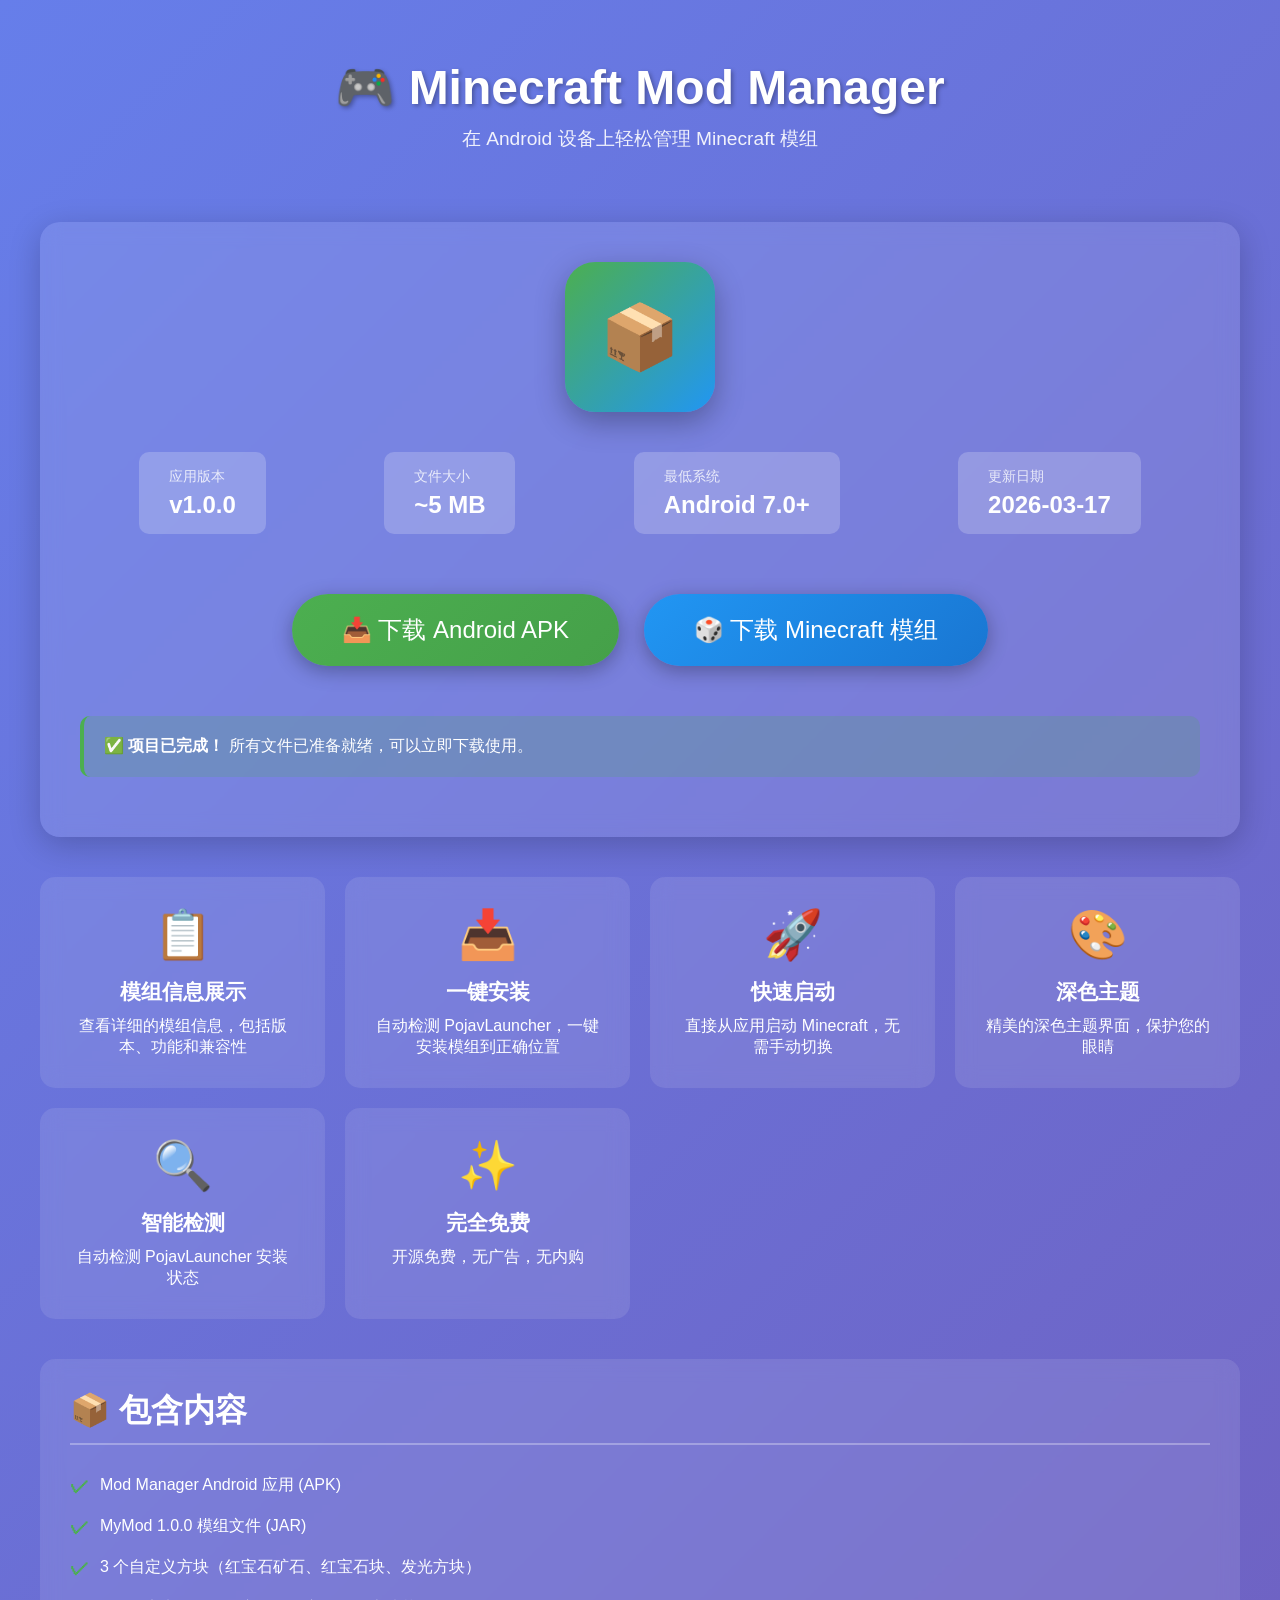
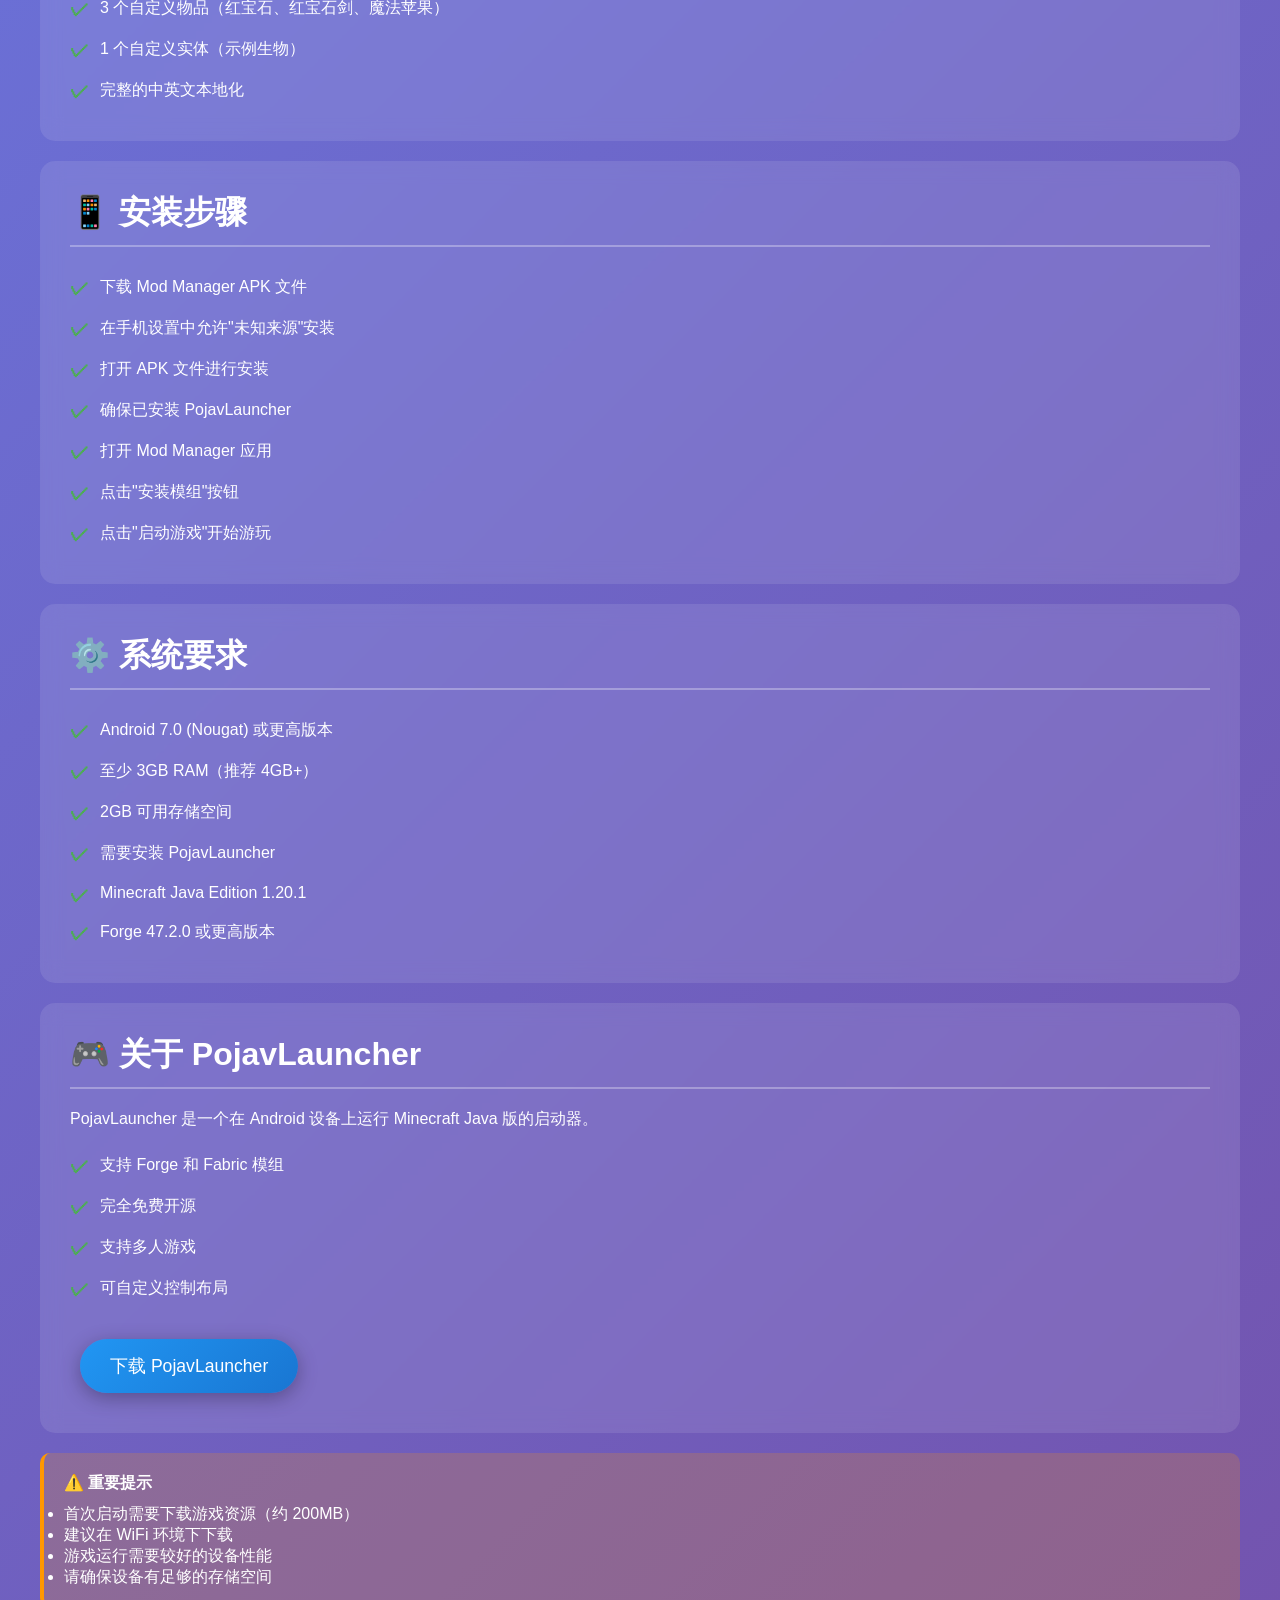
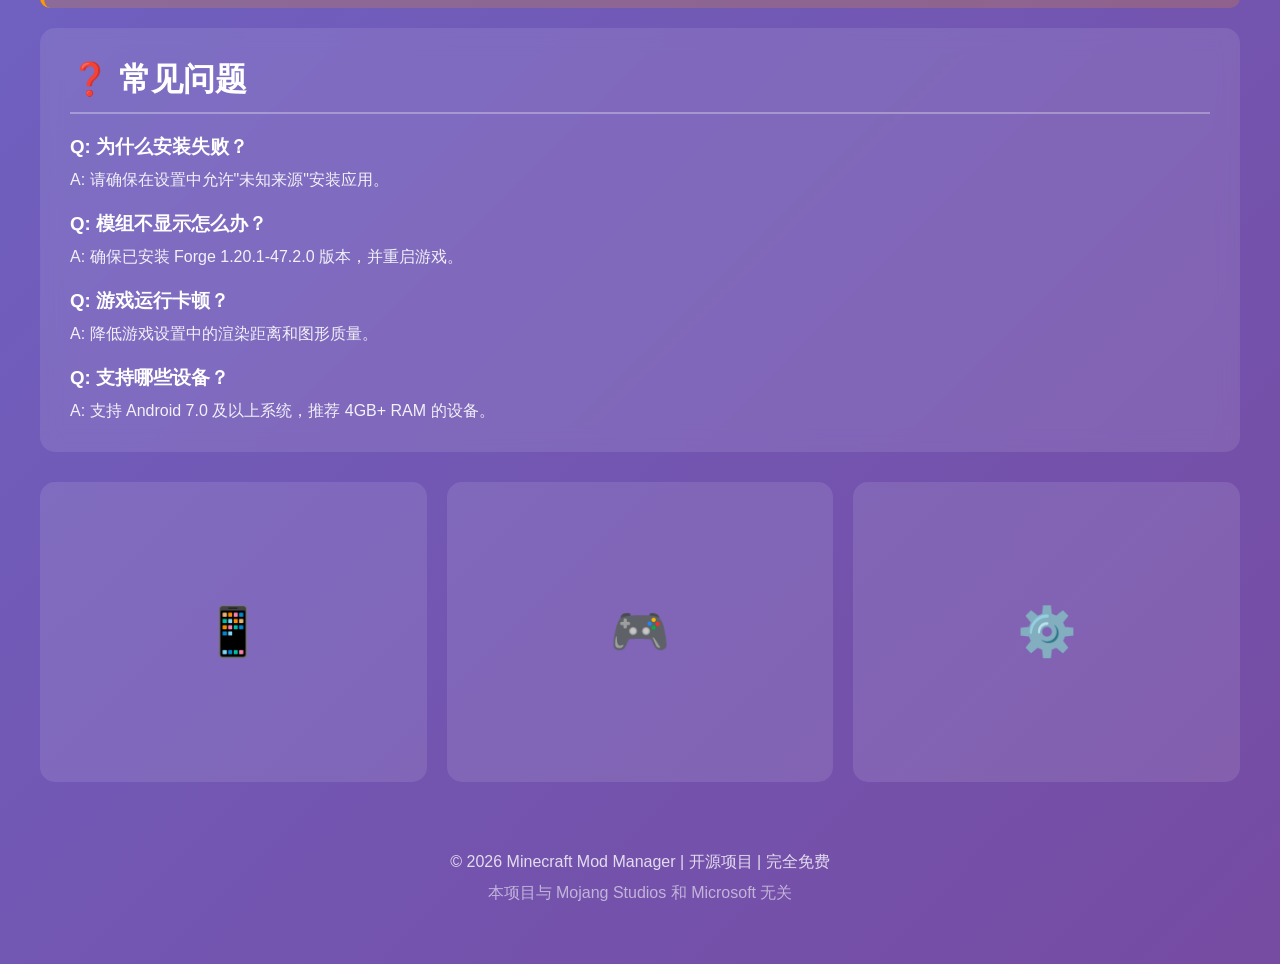
<file: src/index.html>
<!DOCTYPE html>
<html lang="zh-CN">
<head>
    <meta charset="UTF-8">
    <meta name="viewport" content="width=device-width, initial-scale=1.0">
    <meta name="description" content="Minecraft Mod Manager - 在 Android 上管理和安装 Minecraft 模组">
    <title>Minecraft Mod Manager - Android App</title>
    <style>
        * {
            margin: 0;
            padding: 0;
            box-sizing: border-box;
        }

        body {
            font-family: 'Segoe UI', Tahoma, Geneva, Verdana, sans-serif;
            background: linear-gradient(135deg, #667eea 0%, #764ba2 100%);
            color: #ffffff;
            min-height: 100vh;
            padding: 20px;
        }

        .container {
            max-width: 1200px;
            margin: 0 auto;
        }

        header {
            text-align: center;
            padding: 40px 0;
            animation: fadeInDown 1s ease;
        }

        h1 {
            font-size: 3em;
            margin-bottom: 10px;
            text-shadow: 2px 2px 4px rgba(0,0,0,0.3);
        }

        .subtitle {
            font-size: 1.2em;
            opacity: 0.9;
        }

        .hero {
            background: rgba(255, 255, 255, 0.1);
            backdrop-filter: blur(10px);
            border-radius: 20px;
            padding: 40px;
            margin: 30px 0;
            box-shadow: 0 8px 32px rgba(0,0,0,0.2);
            animation: fadeInUp 1s ease;
        }

        .app-icon {
            width: 150px;
            height: 150px;
            background: linear-gradient(135deg, #4CAF50, #2196F3);
            border-radius: 30px;
            margin: 0 auto 30px;
            display: flex;
            align-items: center;
            justify-content: center;
            font-size: 4em;
            box-shadow: 0 10px 30px rgba(0,0,0,0.3);
        }

        .download-section {
            text-align: center;
            margin: 40px 0;
        }

        .download-btn {
            display: inline-block;
            background: linear-gradient(135deg, #4CAF50, #45a049);
            color: white;
            padding: 20px 50px;
            font-size: 1.5em;
            text-decoration: none;
            border-radius: 50px;
            box-shadow: 0 5px 20px rgba(0,0,0,0.3);
            transition: all 0.3s ease;
            margin: 10px;
        }

        .download-btn:hover {
            transform: translateY(-3px);
            box-shadow: 0 8px 30px rgba(0,0,0,0.4);
        }

        .download-btn.secondary {
            background: linear-gradient(135deg, #2196F3, #1976D2);
        }

        .features {
            display: grid;
            grid-template-columns: repeat(auto-fit, minmax(280px, 1fr));
            gap: 20px;
            margin: 40px 0;
        }

        .feature-card {
            background: rgba(255, 255, 255, 0.1);
            backdrop-filter: blur(10px);
            padding: 30px;
            border-radius: 15px;
            text-align: center;
            transition: transform 0.3s ease;
        }

        .feature-card:hover {
            transform: translateY(-5px);
        }

        .feature-icon {
            font-size: 3em;
            margin-bottom: 15px;
        }

        .feature-title {
            font-size: 1.3em;
            margin-bottom: 10px;
            font-weight: bold;
        }

        .info-section {
            background: rgba(255, 255, 255, 0.1);
            backdrop-filter: blur(10px);
            border-radius: 15px;
            padding: 30px;
            margin: 20px 0;
        }

        .info-section h2 {
            font-size: 2em;
            margin-bottom: 20px;
            border-bottom: 2px solid rgba(255,255,255,0.3);
            padding-bottom: 10px;
        }

        .info-section ul {
            list-style: none;
            padding-left: 0;
        }

        .info-section li {
            padding: 10px 0;
            padding-left: 30px;
            position: relative;
        }

        .info-section li:before {
            content: "✓";
            position: absolute;
            left: 0;
            color: #4CAF50;
            font-weight: bold;
            font-size: 1.2em;
        }

        .version-info {
            display: flex;
            justify-content: space-around;
            flex-wrap: wrap;
            margin: 30px 0;
        }

        .version-badge {
            background: rgba(255, 255, 255, 0.2);
            padding: 15px 30px;
            border-radius: 10px;
            margin: 10px;
        }

        .version-label {
            font-size: 0.9em;
            opacity: 0.8;
        }

        .version-value {
            font-size: 1.5em;
            font-weight: bold;
            margin-top: 5px;
        }

        .screenshots {
            display: grid;
            grid-template-columns: repeat(auto-fit, minmax(250px, 1fr));
            gap: 20px;
            margin: 30px 0;
        }

        .screenshot {
            background: rgba(255, 255, 255, 0.1);
            border-radius: 15px;
            padding: 20px;
            text-align: center;
            min-height: 300px;
            display: flex;
            align-items: center;
            justify-content: center;
            font-size: 3em;
        }

        footer {
            text-align: center;
            padding: 40px 0;
            opacity: 0.8;
        }

        @keyframes fadeInDown {
            from {
                opacity: 0;
                transform: translateY(-30px);
            }
            to {
                opacity: 1;
                transform: translateY(0);
            }
        }

        @keyframes fadeInUp {
            from {
                opacity: 0;
                transform: translateY(30px);
            }
            to {
                opacity: 1;
                transform: translateY(0);
            }
        }

        @media (max-width: 768px) {
            h1 {
                font-size: 2em;
            }
            
            .download-btn {
                padding: 15px 30px;
                font-size: 1.2em;
            }
        }

        .warning-box {
            background: rgba(255, 152, 0, 0.2);
            border-left: 4px solid #FF9800;
            padding: 20px;
            border-radius: 10px;
            margin: 20px 0;
        }

        .success-box {
            background: rgba(76, 175, 80, 0.2);
            border-left: 4px solid #4CAF50;
            padding: 20px;
            border-radius: 10px;
            margin: 20px 0;
        }
    </style>
</head>
<body>
    <div class="container">
        <header>
            <h1>🎮 Minecraft Mod Manager</h1>
            <p class="subtitle">在 Android 设备上轻松管理 Minecraft 模组</p>
        </header>

        <div class="hero">
            <div class="app-icon">📦</div>
            
            <div class="version-info">
                <div class="version-badge">
                    <div class="version-label">应用版本</div>
                    <div class="version-value">v1.0.0</div>
                </div>
                <div class="version-badge">
                    <div class="version-label">文件大小</div>
                    <div class="version-value">~5 MB</div>
                </div>
                <div class="version-badge">
                    <div class="version-label">最低系统</div>
                    <div class="version-value">Android 7.0+</div>
                </div>
                <div class="version-badge">
                    <div class="version-label">更新日期</div>
                    <div class="version-value">2026-03-17</div>
                </div>
            </div>

            <div class="download-section">
                <a href="#" class="download-btn" onclick="downloadAPK(); return false;">
                    📥 下载 Android APK
                </a>
                <a href="#" class="download-btn secondary" onclick="downloadMod(); return false;">
                    🎲 下载 Minecraft 模组
                </a>
            </div>

            <div class="success-box">
                <strong>✅ 项目已完成！</strong> 所有文件已准备就绪，可以立即下载使用。
            </div>
        </div>

        <div class="features">
            <div class="feature-card">
                <div class="feature-icon">📋</div>
                <div class="feature-title">模组信息展示</div>
                <p>查看详细的模组信息，包括版本、功能和兼容性</p>
            </div>
            
            <div class="feature-card">
                <div class="feature-icon">📥</div>
                <div class="feature-title">一键安装</div>
                <p>自动检测 PojavLauncher，一键安装模组到正确位置</p>
            </div>
            
            <div class="feature-card">
                <div class="feature-icon">🚀</div>
                <div class="feature-title">快速启动</div>
                <p>直接从应用启动 Minecraft，无需手动切换</p>
            </div>
            
            <div class="feature-card">
                <div class="feature-icon">🎨</div>
                <div class="feature-title">深色主题</div>
                <p>精美的深色主题界面，保护您的眼睛</p>
            </div>
            
            <div class="feature-card">
                <div class="feature-icon">🔍</div>
                <div class="feature-title">智能检测</div>
                <p>自动检测 PojavLauncher 安装状态</p>
            </div>
            
            <div class="feature-card">
                <div class="feature-icon">✨</div>
                <div class="feature-title">完全免费</div>
                <p>开源免费，无广告，无内购</p>
            </div>
        </div>

        <div class="info-section">
            <h2>📦 包含内容</h2>
            <ul>
                <li>Mod Manager Android 应用 (APK)</li>
                <li>MyMod 1.0.0 模组文件 (JAR)</li>
                <li>3 个自定义方块（红宝石矿石、红宝石块、发光方块）</li>
                <li>3 个自定义物品（红宝石、红宝石剑、魔法苹果）</li>
                <li>1 个自定义实体（示例生物）</li>
                <li>完整的中英文本地化</li>
            </ul>
        </div>

        <div class="info-section">
            <h2>📱 安装步骤</h2>
            <ul>
                <li>下载 Mod Manager APK 文件</li>
                <li>在手机设置中允许"未知来源"安装</li>
                <li>打开 APK 文件进行安装</li>
                <li>确保已安装 PojavLauncher</li>
                <li>打开 Mod Manager 应用</li>
                <li>点击"安装模组"按钮</li>
                <li>点击"启动游戏"开始游玩</li>
            </ul>
        </div>

        <div class="info-section">
            <h2>⚙️ 系统要求</h2>
            <ul>
                <li>Android 7.0 (Nougat) 或更高版本</li>
                <li>至少 3GB RAM（推荐 4GB+）</li>
                <li>2GB 可用存储空间</li>
                <li>需要安装 PojavLauncher</li>
                <li>Minecraft Java Edition 1.20.1</li>
                <li>Forge 47.2.0 或更高版本</li>
            </ul>
        </div>

        <div class="info-section">
            <h2>🎮 关于 PojavLauncher</h2>
            <p style="margin-bottom: 15px;">
                PojavLauncher 是一个在 Android 设备上运行 Minecraft Java 版的启动器。
            </p>
            <ul>
                <li>支持 Forge 和 Fabric 模组</li>
                <li>完全免费开源</li>
                <li>支持多人游戏</li>
                <li>可自定义控制布局</li>
            </ul>
            <div style="margin-top: 20px;">
                <a href="https://github.com/PojavLauncherTeam/PojavLauncher/releases" 
                   class="download-btn secondary" 
                   style="padding: 15px 30px; font-size: 1.1em;">
                    下载 PojavLauncher
                </a>
            </div>
        </div>

        <div class="warning-box">
            <strong>⚠️ 重要提示</strong>
            <ul style="margin-top: 10px;">
                <li>首次启动需要下载游戏资源（约 200MB）</li>
                <li>建议在 WiFi 环境下下载</li>
                <li>游戏运行需要较好的设备性能</li>
                <li>请确保设备有足够的存储空间</li>
            </ul>
        </div>

        <div class="info-section">
            <h2>❓ 常见问题</h2>
            <div style="margin-top: 20px;">
                <h3 style="margin-bottom: 10px;">Q: 为什么安装失败？</h3>
                <p style="margin-bottom: 20px; opacity: 0.9;">
                    A: 请确保在设置中允许"未知来源"安装应用。
                </p>

                <h3 style="margin-bottom: 10px;">Q: 模组不显示怎么办？</h3>
                <p style="margin-bottom: 20px; opacity: 0.9;">
                    A: 确保已安装 Forge 1.20.1-47.2.0 版本，并重启游戏。
                </p>

                <h3 style="margin-bottom: 10px;">Q: 游戏运行卡顿？</h3>
                <p style="margin-bottom: 20px; opacity: 0.9;">
                    A: 降低游戏设置中的渲染距离和图形质量。
                </p>

                <h3 style="margin-bottom: 10px;">Q: 支持哪些设备？</h3>
                <p style="opacity: 0.9;">
                    A: 支持 Android 7.0 及以上系统，推荐 4GB+ RAM 的设备。
                </p>
            </div>
        </div>

        <div class="screenshots">
            <div class="screenshot">📱</div>
            <div class="screenshot">🎮</div>
            <div class="screenshot">⚙️</div>
        </div>

        <footer>
            <p>© 2026 Minecraft Mod Manager | 开源项目 | 完全免费</p>
            <p style="margin-top: 10px; opacity: 0.7;">
                本项目与 Mojang Studios 和 Microsoft 无关
            </p>
        </footer>
    </div>

    <script>
        function downloadAPK() {
            alert('APK 文件位置：\n\nC:\\Users\\Administrator\\Desktop\\AndroidProjects\\ModManager\\app\\build\\outputs\\apk\\debug\\app-debug.apk\n\n请先使用 Android Studio 构建 APK，或查看 Android_SDK_Setup_Guide.md 了解详情。');
        }

        function downloadMod() {
            alert('模组文件位置：\n\nC:\\Users\\Administrator\\Desktop\\MinecraftDev\\build\\libs\\mymod-1.0.0.jar\n\n文件大小：14,685 bytes\n\n请将此文件复制到手机的 PojavLauncher mods 文件夹。');
        }

        // 添加滚动动画
        window.addEventListener('scroll', function() {
            const elements = document.querySelectorAll('.feature-card, .info-section');
            elements.forEach(element => {
                const position = element.getBoundingClientRect();
                if(position.top < window.innerHeight && position.bottom >= 0) {
                    element.style.opacity = '1';
                    element.style.transform = 'translateY(0)';
                }
            });
        });

        // 初始化动画
        document.querySelectorAll('.feature-card, .info-section').forEach(element => {
            element.style.opacity = '0';
            element.style.transform = 'translateY(30px)';
            element.style.transition = 'all 0.6s ease';
        });
    </script>
</body>
</html>
</file>
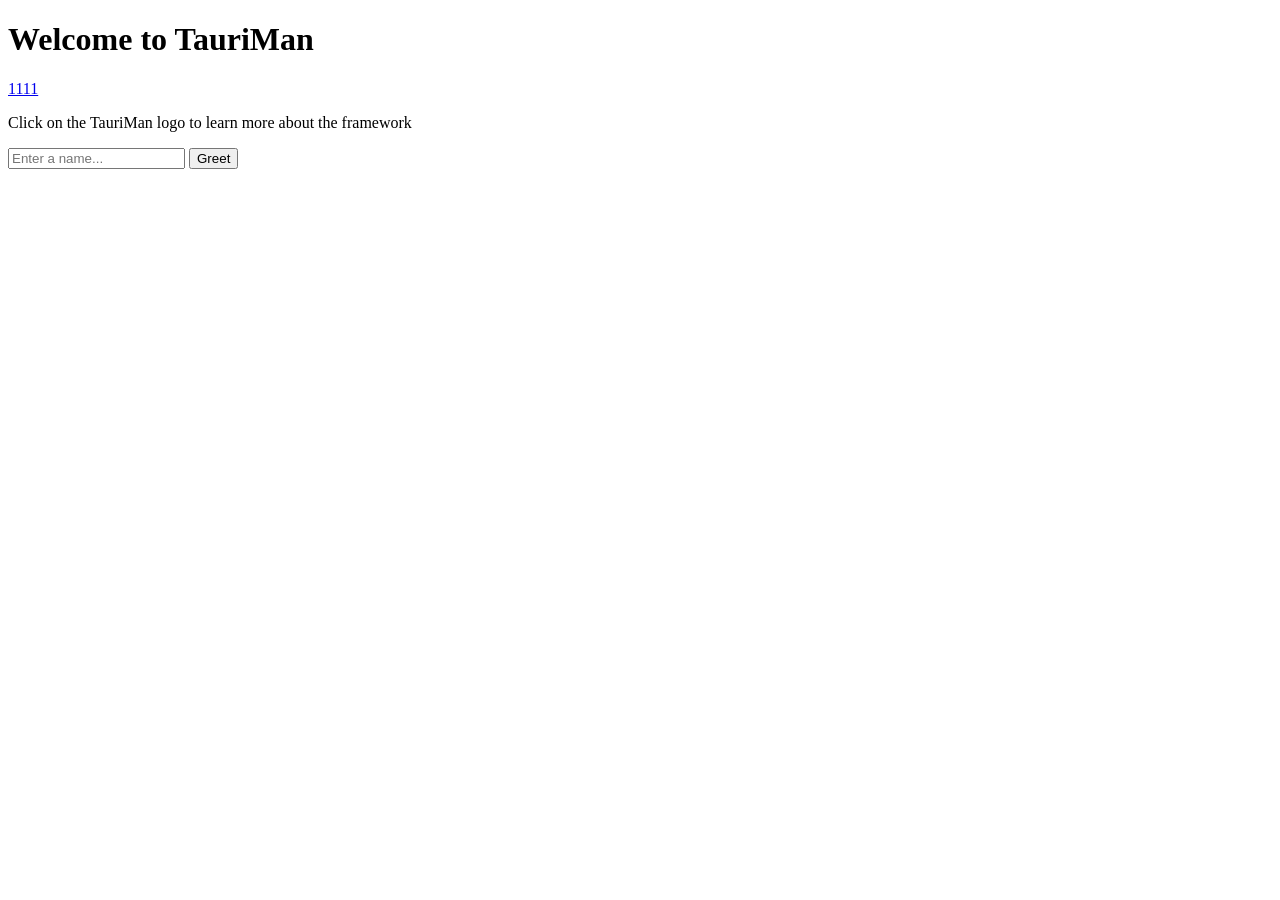
<file: scripts/config/www/index.html>
<!DOCTYPE html>
<html lang="en">
    <head>
        <meta charset="UTF-8" />
        <meta name="viewport" content="width=device-width, initial-scale=1.0" />
        <title>Document</title>
    </head>

    <body>
        <main class="container">
            <h1>Welcome to TauriMan</h1>
            <div class="row">
                <a
                    href="https://www.PakePlus.com"
                    target="_blank"
                    rel="noopener"
                >
                    1111
                </a>
            </div>
            <p>Click on the TauriMan logo to learn more about the framework</p>
            <form class="row" id="greet-form">
                <input id="greet-input" placeholder="Enter a name..." />
                <button type="submit">Greet</button>
            </form>
            <p id="greet-msg"></p>
        </main>
    </body>
</html>
</file>
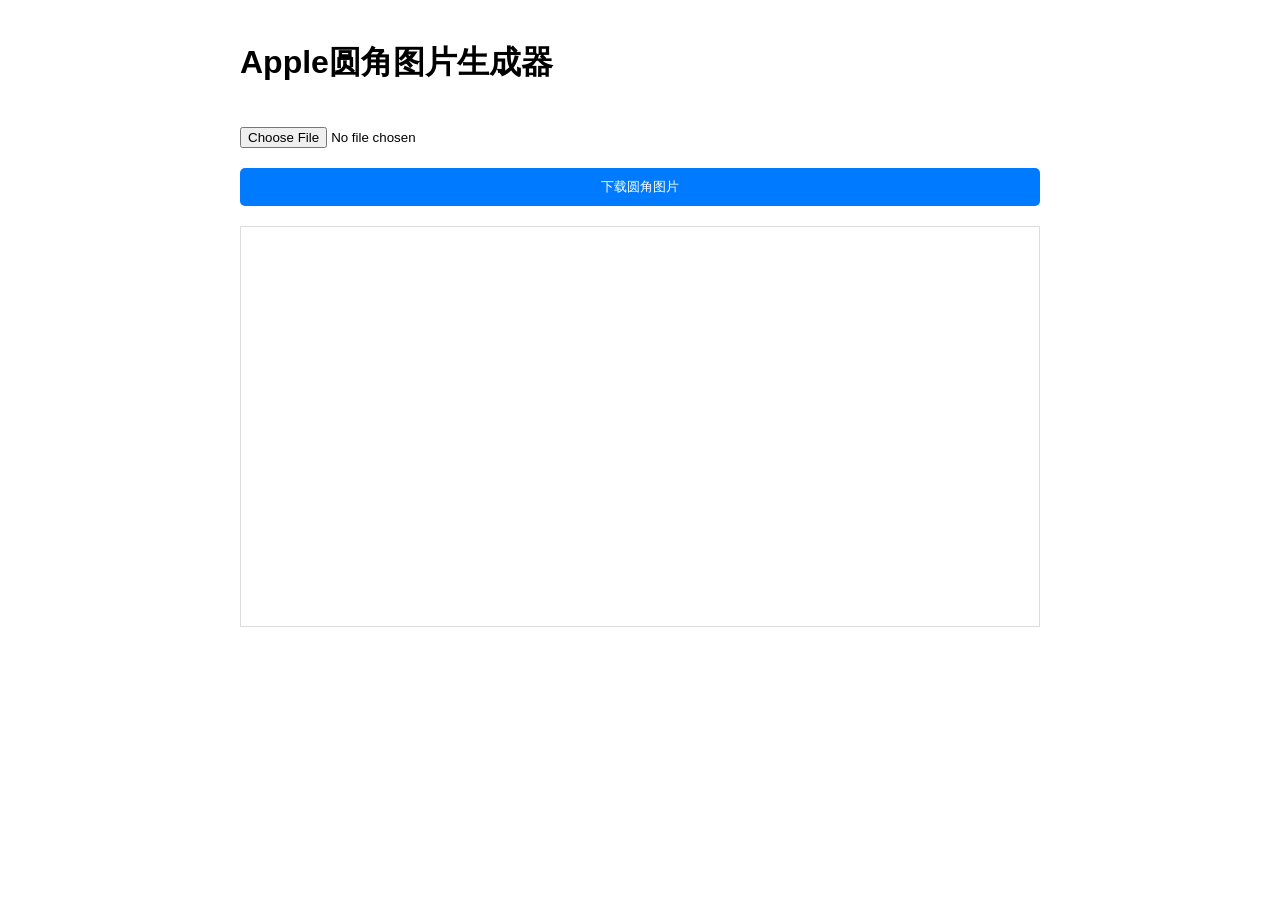
<file: scripts/appleIcon.html>
<!DOCTYPE html>
<html lang="zh-CN">
    <head>
        <title>Apple圆角图片生成器</title>
        <meta name="viewport" content="width=device-width, initial-scale=1.0" />
        <style>
            body {
                font-family: Arial, sans-serif;
                max-width: 800px;
                margin: 0 auto;
                padding: 20px;
            }
            .container {
                display: flex;
                flex-direction: column;
                gap: 20px;
            }
            canvas {
                max-width: 100%;
                border: 1px solid #ddd;
            }
            button {
                padding: 10px 15px;
                background: #007aff;
                color: white;
                border: none;
                border-radius: 5px;
                cursor: pointer;
            }
        </style>
    </head>
    <body>
        <div class="container">
            <h1>Apple圆角图片生成器</h1>
            <input
                type="file"
                id="imageInput"
                accept="image/png"
                title="apple"
            />
            <button id="downloadBtn" disabled>下载圆角图片</button>
            <canvas id="canvas"></canvas>
        </div>

        <script>
            const canvas = document.getElementById('canvas')
            const ctx = canvas.getContext('2d')
            const imageInput = document.getElementById('imageInput')
            const downloadBtn = document.getElementById('downloadBtn')

            let originalImage = null

            // 绘制超椭圆路径
            function drawSquircle(ctx, x, y, width, height, radius, n = 4) {
                const w = width / 2
                const h = height / 2

                ctx.beginPath()

                for (let i = 0; i <= 360; i++) {
                    const angle = (i * Math.PI) / 180
                    const cos = Math.cos(angle)
                    const sin = Math.sin(angle)

                    const rx =
                        Math.pow(Math.abs(cos), 2 / n) * w * Math.sign(cos) + w
                    const ry =
                        Math.pow(Math.abs(sin), 2 / n) * h * Math.sign(sin) + h

                    const px = x + rx
                    const py = y + ry

                    if (i === 0) {
                        ctx.moveTo(px, py)
                    } else {
                        ctx.lineTo(px, py)
                    }
                }

                ctx.closePath()
            }

            // 处理图片上传
            imageInput.addEventListener('change', function (e) {
                const file = e.target.files[0]
                if (!file) return

                const reader = new FileReader()
                reader.onload = function (event) {
                    originalImage = new Image()
                    originalImage.onload = function () {
                        // 设置canvas尺寸
                        canvas.width = originalImage.width
                        canvas.height = originalImage.height

                        // 计算圆角半径（取短边的10%作为半径）
                        const radius =
                            Math.min(
                                originalImage.width,
                                originalImage.height
                            ) * 0.1

                        // 绘制超椭圆蒙版
                        ctx.clearRect(0, 0, canvas.width, canvas.height)
                        drawSquircle(
                            ctx,
                            0,
                            0,
                            canvas.width,
                            canvas.height,
                            radius,
                            4
                        )
                        ctx.clip()

                        // 绘制原始图片
                        ctx.drawImage(originalImage, 0, 0)

                        downloadBtn.disabled = false
                    }
                    originalImage.src = event.target.result
                }
                reader.readAsDataURL(file)
            })

            // 下载处理后的图片
            downloadBtn.addEventListener('click', function () {
                if (!originalImage) return

                const link = document.createElement('a')
                link.download = 'apple-rounded-' + imageInput.files[0].name
                link.href = canvas.toDataURL('image/png')
                link.click()
            })
        </script>
    </body>
</html>
</file>
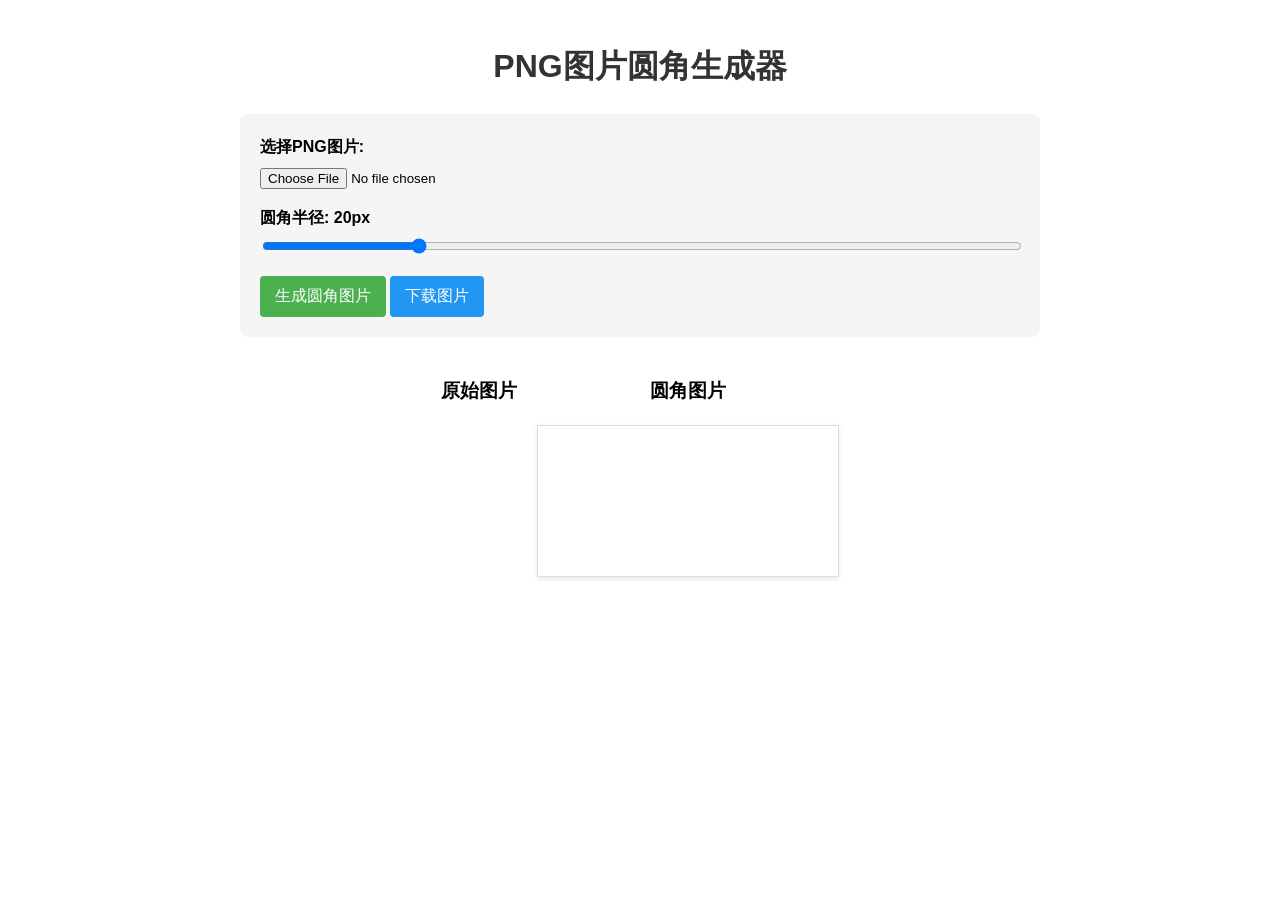
<file: scripts/roundIcon.html>
<!DOCTYPE html>
<html lang="zh-CN">
    <head>
        <meta charset="UTF-8" />
        <meta name="viewport" content="width=device-width, initial-scale=1.0" />
        <title>PNG图片圆角生成器</title>
        <style>
            body {
                font-family: Arial, sans-serif;
                max-width: 800px;
                margin: 0 auto;
                padding: 20px;
                line-height: 1.6;
            }
            .container {
                display: flex;
                flex-direction: column;
                gap: 20px;
            }
            .controls {
                display: flex;
                flex-direction: column;
                gap: 15px;
                padding: 20px;
                background: #f5f5f5;
                border-radius: 8px;
            }
            .preview-container {
                display: flex;
                justify-content: center;
                gap: 20px;
                flex-wrap: wrap;
            }
            .preview-box {
                display: flex;
                flex-direction: column;
                align-items: center;
            }
            canvas {
                max-width: 100%;
                border: 1px solid #ddd;
                box-shadow: 0 2px 5px rgba(0, 0, 0, 0.1);
            }
            h1 {
                color: #333;
                text-align: center;
            }
            label {
                display: block;
                margin-bottom: 5px;
                font-weight: bold;
            }
            input[type='range'] {
                width: 100%;
            }
            .radius-value {
                text-align: center;
                font-size: 14px;
                color: #666;
            }
            button {
                padding: 10px 15px;
                background: #4caf50;
                color: white;
                border: none;
                border-radius: 4px;
                cursor: pointer;
                font-size: 16px;
            }
            button:hover {
                background: #45a049;
            }
            .download-btn {
                background: #2196f3;
            }
            .download-btn:hover {
                background: #0b7dda;
            }
        </style>
    </head>
    <body>
        <h1>PNG图片圆角生成器</h1>

        <div class="container">
            <div class="controls">
                <div>
                    <label for="image-upload">选择PNG图片:</label>
                    <input type="file" id="image-upload" accept="image/png" />
                </div>

                <div>
                    <label for="radius-slider"
                        >圆角半径: <span id="radius-value">20</span>px</label
                    >
                    <input
                        type="range"
                        id="radius-slider"
                        min="0"
                        max="100"
                        value="20"
                    />
                </div>

                <div>
                    <button id="process-btn">生成圆角图片</button>
                    <button id="download-btn" class="download-btn" disabled>
                        下载图片
                    </button>
                </div>
            </div>

            <div class="preview-container">
                <div class="preview-box">
                    <h3>原始图片</h3>
                    <img id="original-preview" style="display: none" />
                </div>

                <div class="preview-box">
                    <h3>圆角图片</h3>
                    <canvas id="rounded-preview"></canvas>
                </div>
            </div>
        </div>

        <script>
            document.addEventListener('DOMContentLoaded', function () {
                const imageUpload = document.getElementById('image-upload')
                const radiusSlider = document.getElementById('radius-slider')
                const radiusValue = document.getElementById('radius-value')
                const processBtn = document.getElementById('process-btn')
                const downloadBtn = document.getElementById('download-btn')
                const originalPreview =
                    document.getElementById('original-preview')
                const roundedPreview =
                    document.getElementById('rounded-preview')
                const canvas = roundedPreview
                const ctx = canvas.getContext('2d')

                let currentImage = null
                let processedImageUrl = null

                // 更新圆角半径显示
                radiusSlider.addEventListener('input', function () {
                    radiusValue.textContent = this.value
                })

                // 图片上传处理
                imageUpload.addEventListener('change', function (e) {
                    if (e.target.files && e.target.files[0]) {
                        const reader = new FileReader()

                        reader.onload = function (event) {
                            originalPreview.src = event.target.result
                            originalPreview.style.display = 'block'
                            currentImage = new Image()
                            currentImage.src = event.target.result

                            currentImage.onload = function () {
                                // 重置下载按钮
                                downloadBtn.disabled = true
                                processedImageUrl = null
                            }
                        }

                        reader.readAsDataURL(e.target.files[0])
                    }
                })

                // 处理图片生成圆角
                processBtn.addEventListener('click', function () {
                    if (!currentImage) {
                        alert('请先上传图片')
                        return
                    }

                    const radius = parseInt(radiusSlider.value)
                    applyRoundedCorners(currentImage, radius)
                    downloadBtn.disabled = false
                })

                // 下载处理后的图片
                downloadBtn.addEventListener('click', function () {
                    if (processedImageUrl) {
                        const a = document.createElement('a')
                        a.href = processedImageUrl
                        a.download = 'rounded-image.png'
                        document.body.appendChild(a)
                        a.click()
                        document.body.removeChild(a)
                    }
                })

                // 应用圆角效果
                function applyRoundedCorners(image, radius) {
                    // 设置canvas尺寸与图片相同
                    canvas.width = image.naturalWidth
                    canvas.height = image.naturalHeight

                    // 清除画布
                    ctx.clearRect(0, 0, canvas.width, canvas.height)

                    // 绘制圆角矩形路径
                    ctx.beginPath()
                    roundRect(ctx, 0, 0, canvas.width, canvas.height, radius)
                    ctx.closePath()

                    // 剪切路径
                    ctx.clip()

                    // 绘制图片
                    ctx.drawImage(image, 0, 0, canvas.width, canvas.height)

                    // 保存处理后的图片URL
                    processedImageUrl = canvas.toDataURL('image/png')
                }

                // 绘制圆角矩形路径的函数
                function roundRect(ctx, x, y, width, height, radius) {
                    ctx.moveTo(x + radius, y)
                    ctx.lineTo(x + width - radius, y)
                    ctx.quadraticCurveTo(x + width, y, x + width, y + radius)
                    ctx.lineTo(x + width, y + height - radius)
                    ctx.quadraticCurveTo(
                        x + width,
                        y + height,
                        x + width - radius,
                        y + height
                    )
                    ctx.lineTo(x + radius, y + height)
                    ctx.quadraticCurveTo(x, y + height, x, y + height - radius)
                    ctx.lineTo(x, y + radius)
                    ctx.quadraticCurveTo(x, y, x + radius, y)
                }
            })
        </script>
    </body>
</html>
</file>
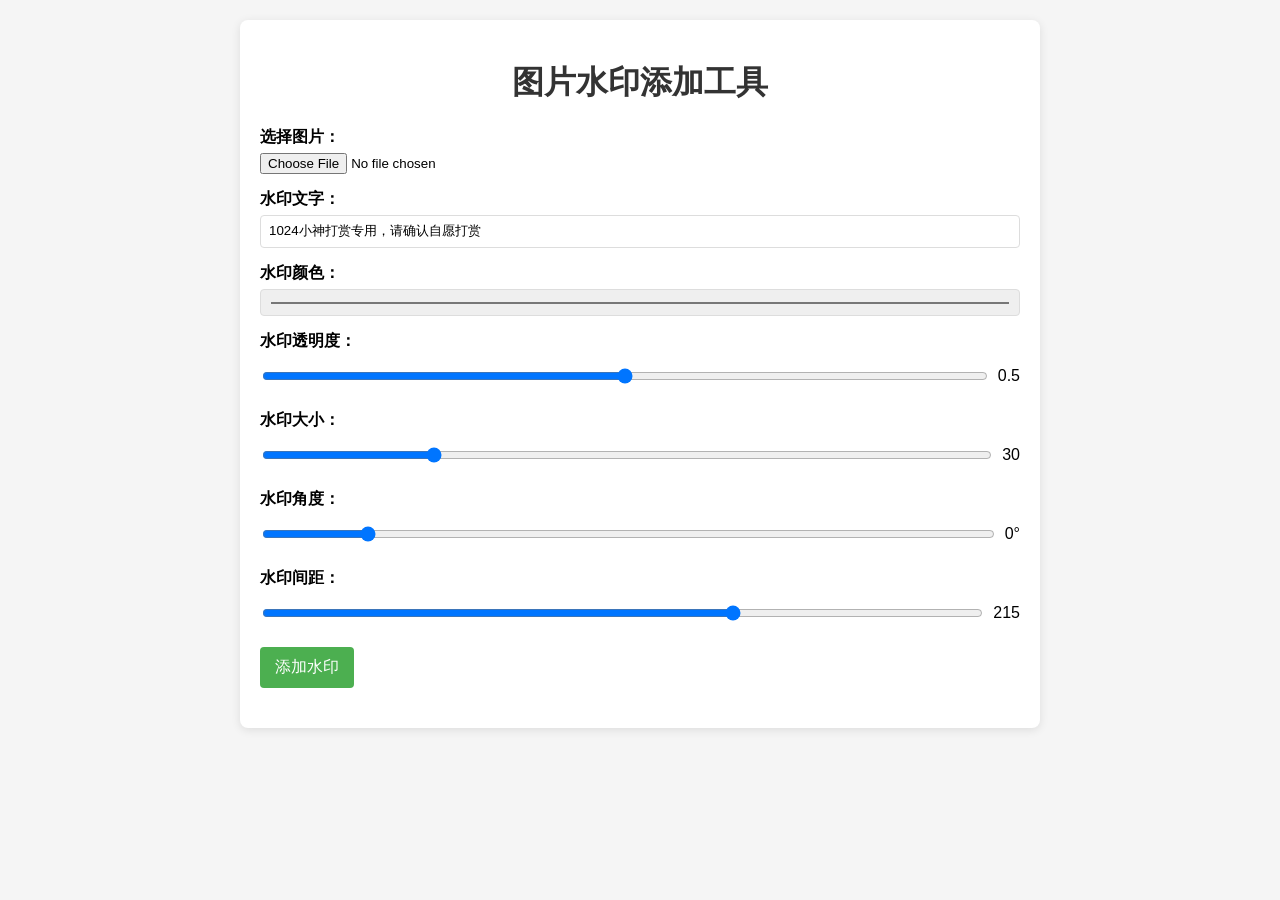
<file: scripts/water.html>
<!DOCTYPE html>
<html lang="zh-CN">
    <head>
        <meta charset="UTF-8" />
        <meta name="viewport" content="width=device-width, initial-scale=1.0" />
        <title>图片水印添加工具</title>
        <style>
            body {
                font-family: Arial, sans-serif;
                max-width: 800px;
                margin: 0 auto;
                padding: 20px;
                background-color: #f5f5f5;
            }
            h1 {
                text-align: center;
                color: #333;
            }
            .container {
                background-color: white;
                padding: 20px;
                border-radius: 8px;
                box-shadow: 0 2px 10px rgba(0, 0, 0, 0.1);
            }
            .control-group {
                margin-bottom: 15px;
            }
            label {
                display: block;
                margin-bottom: 5px;
                font-weight: bold;
            }
            input[type='text'],
            input[type='color'],
            input[type='range'] {
                width: 100%;
                padding: 8px;
                border: 1px solid #ddd;
                border-radius: 4px;
                box-sizing: border-box;
            }
            button {
                background-color: #4caf50;
                color: white;
                border: none;
                padding: 10px 15px;
                border-radius: 4px;
                cursor: pointer;
                font-size: 16px;
                margin-right: 10px;
            }
            button:hover {
                background-color: #45a049;
            }
            canvas {
                max-width: 100%;
                display: block;
                margin: 20px auto;
                border: 1px solid #ddd;
            }
            .preview-container {
                text-align: center;
                margin-top: 20px;
            }
            .hidden {
                display: none;
            }
            .slider-container {
                display: flex;
                align-items: center;
            }
            .slider-container input[type='range'] {
                flex-grow: 1;
                margin-right: 10px;
            }
        </style>
    </head>
    <body>
        <div class="container">
            <h1>图片水印添加工具</h1>

            <div class="control-group">
                <label for="imageUpload">选择图片：</label>
                <input type="file" id="imageUpload" accept="image/*" />
            </div>

            <div class="control-group">
                <label for="watermarkText">水印文字：</label>
                <input
                    type="text"
                    id="watermarkText"
                    placeholder="输入水印文字"
                    value="1024小神打赏专用，请确认自愿打赏"
                />
            </div>

            <div class="control-group">
                <label for="watermarkColor">水印颜色：</label>
                <input type="color" id="watermarkColor" value="#000000" />
            </div>

            <div class="control-group">
                <label for="watermarkOpacity">水印透明度：</label>
                <div class="slider-container">
                    <input
                        type="range"
                        id="watermarkOpacity"
                        min="0"
                        max="1"
                        step="0.1"
                        value="0.5"
                    />
                    <span id="opacityValue">0.5</span>
                </div>
            </div>

            <div class="control-group">
                <label for="watermarkSize">水印大小：</label>
                <div class="slider-container">
                    <input
                        type="range"
                        id="watermarkSize"
                        min="10"
                        max="100"
                        value="30"
                    />
                    <span id="sizeValue">30</span>
                </div>
            </div>

            <div class="control-group">
                <label for="watermarkAngle">水印角度：</label>
                <div class="slider-container">
                    <input
                        type="range"
                        id="watermarkAngle"
                        min="0"
                        max="360"
                        value="46"
                    />
                    <span id="angleValue">0°</span>
                </div>
            </div>

            <div class="control-group">
                <label for="watermarkSpacing">水印间距：</label>
                <div class="slider-container">
                    <input
                        type="range"
                        id="watermarkSpacing"
                        min="50"
                        max="300"
                        value="215"
                    />
                    <span id="spacingValue">215</span>
                </div>
            </div>

            <button id="addWatermarkBtn">添加水印</button>
            <button id="downloadBtn" class="hidden">下载图片</button>

            <div class="preview-container">
                <canvas id="canvas" class="hidden"></canvas>
            </div>
        </div>

        <script>
            // 获取DOM元素
            const imageUpload = document.getElementById('imageUpload')
            const watermarkText = document.getElementById('watermarkText')
            const watermarkColor = document.getElementById('watermarkColor')
            const watermarkOpacity = document.getElementById('watermarkOpacity')
            const opacityValue = document.getElementById('opacityValue')
            const watermarkSize = document.getElementById('watermarkSize')
            const sizeValue = document.getElementById('sizeValue')
            const watermarkAngle = document.getElementById('watermarkAngle')
            const angleValue = document.getElementById('angleValue')
            const watermarkSpacing = document.getElementById('watermarkSpacing')
            const spacingValue = document.getElementById('spacingValue')
            const addWatermarkBtn = document.getElementById('addWatermarkBtn')
            const downloadBtn = document.getElementById('downloadBtn')
            const canvas = document.getElementById('canvas')
            const ctx = canvas.getContext('2d')

            // 更新滑块值显示
            watermarkOpacity.addEventListener('input', () => {
                opacityValue.textContent = watermarkOpacity.value
            })

            watermarkSize.addEventListener('input', () => {
                sizeValue.textContent = watermarkSize.value
            })

            watermarkAngle.addEventListener('input', () => {
                angleValue.textContent = watermarkAngle.value + '°'
            })

            watermarkSpacing.addEventListener('input', () => {
                spacingValue.textContent = watermarkSpacing.value
            })

            // 图片上传处理
            imageUpload.addEventListener('change', function (e) {
                const file = e.target.files[0]
                if (!file) return

                const reader = new FileReader()
                reader.onload = function (event) {
                    const img = new Image()
                    img.onload = function () {
                        // 设置画布大小为图片大小
                        canvas.width = img.width
                        canvas.height = img.height

                        // 绘制原始图片
                        ctx.drawImage(img, 0, 0)

                        // 显示画布
                        canvas.classList.remove('hidden')
                        downloadBtn.classList.add('hidden')
                    }
                    img.src = event.target.result
                }
                reader.readAsDataURL(file)
            })

            // 添加水印
            addWatermarkBtn.addEventListener('click', function () {
                if (!imageUpload.files[0]) {
                    alert('请先上传图片')
                    return
                }

                const text = watermarkText.value || '示例水印'
                const color = watermarkColor.value
                const opacity = parseFloat(watermarkOpacity.value)
                const size = parseInt(watermarkSize.value)
                const angle = parseInt(watermarkAngle.value)
                const spacing = parseInt(watermarkSpacing.value)

                // 获取原始图片数据
                const img = new Image()
                img.onload = function () {
                    canvas.width = img.width
                    canvas.height = img.height
                    ctx.drawImage(img, 0, 0)

                    // 设置水印样式
                    ctx.font = `${size}px Arial`
                    ctx.fillStyle = color
                    ctx.globalAlpha = opacity
                    ctx.textAlign = 'center'
                    ctx.textBaseline = 'middle'

                    // 计算水印位置 - 平铺整个图片
                    const radians = (angle * Math.PI) / 180
                    const sin = Math.sin(radians)
                    const cos = Math.cos(radians)

                    // 计算水印占据的空间
                    const textWidth = ctx.measureText(text).width
                    const textHeight = size

                    // 调整间距以适应旋转
                    const adjustedSpacing = spacing * (1 + Math.abs(sin))

                    // 绘制水印
                    for (
                        let x = -canvas.width;
                        x < canvas.width * 2;
                        x += adjustedSpacing
                    ) {
                        for (
                            let y = -canvas.height;
                            y < canvas.height * 2;
                            y += adjustedSpacing
                        ) {
                            ctx.save()
                            ctx.translate(x, y)
                            ctx.rotate(radians)
                            ctx.fillText(text, 0, 0)
                            ctx.restore()
                        }
                    }

                    // 显示下载按钮
                    downloadBtn.classList.remove('hidden')
                }
                img.src = URL.createObjectURL(imageUpload.files[0])
            })

            // 下载图片
            downloadBtn.addEventListener('click', function () {
                const link = document.createElement('a')
                link.download = 'watermarked.webp'
                link.href = canvas.toDataURL('image/webp')
                link.click()
            })
        </script>
    </body>
</html>
</file>
